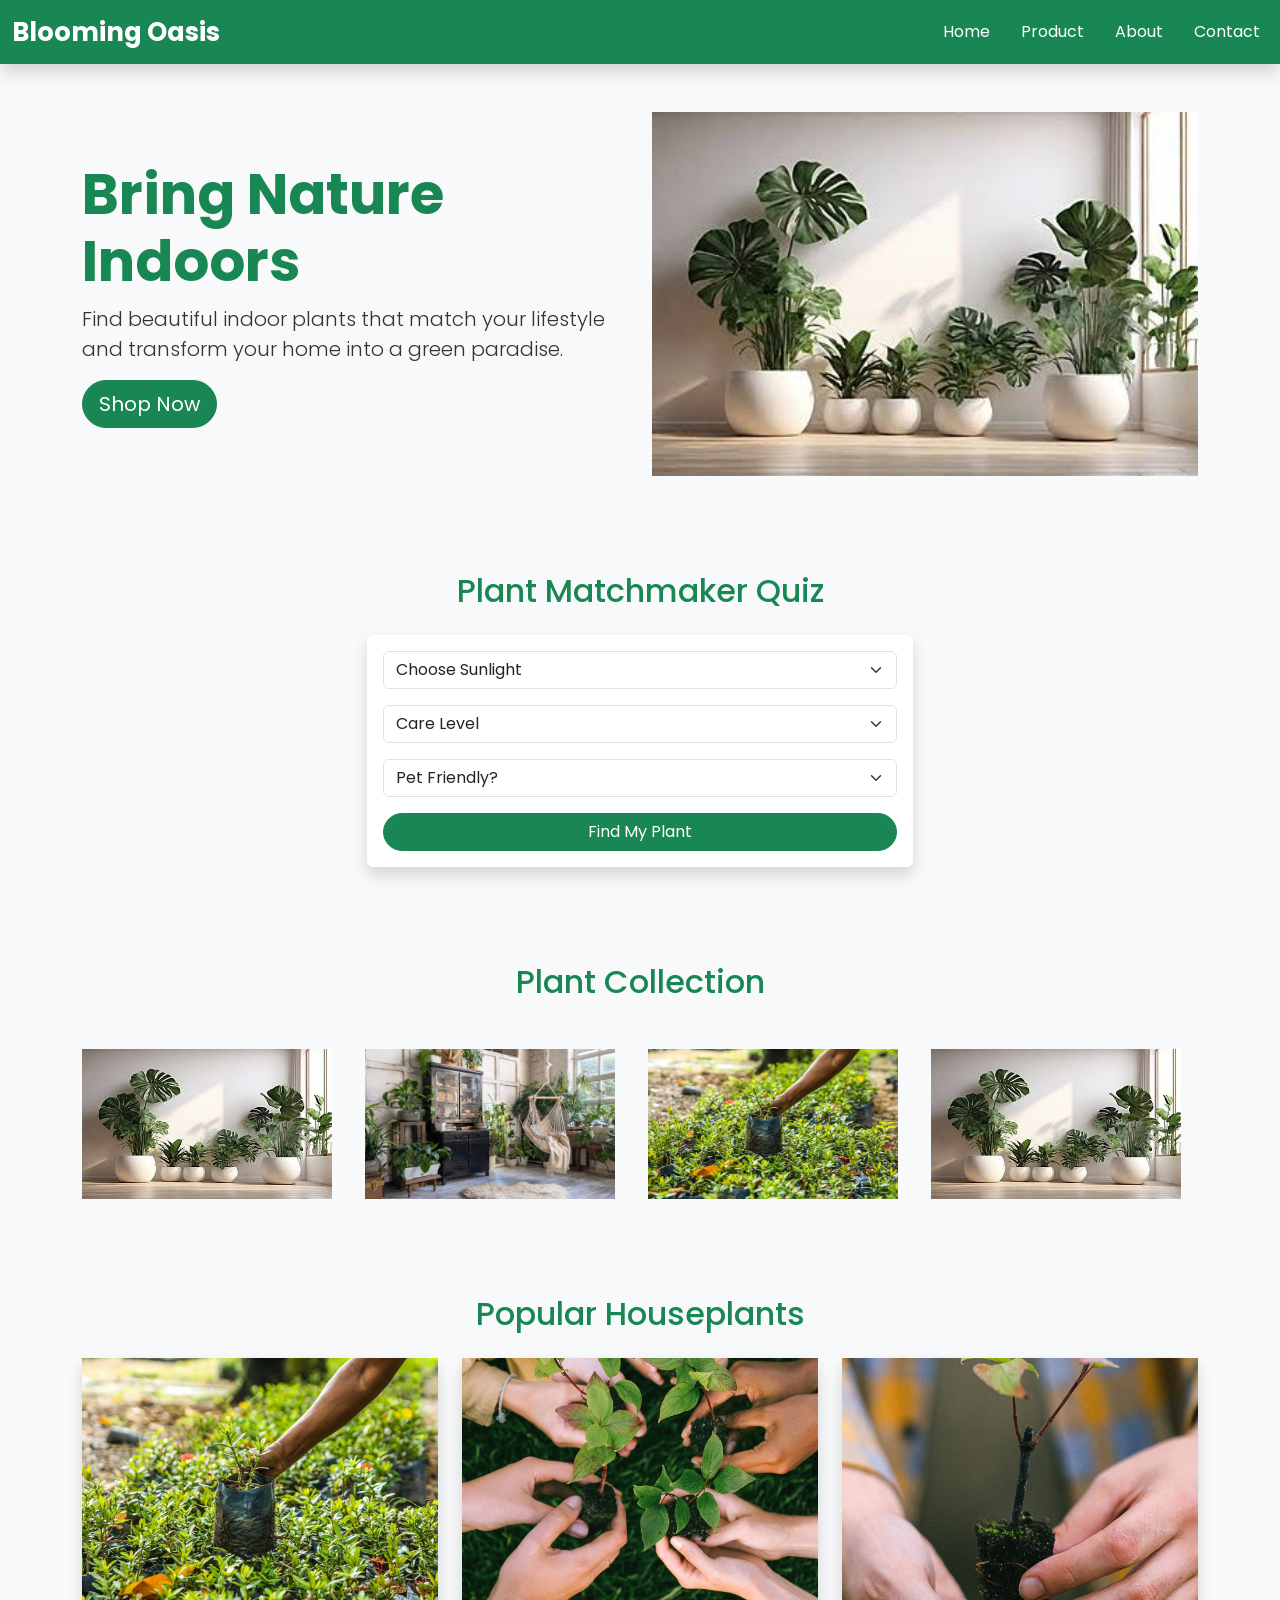
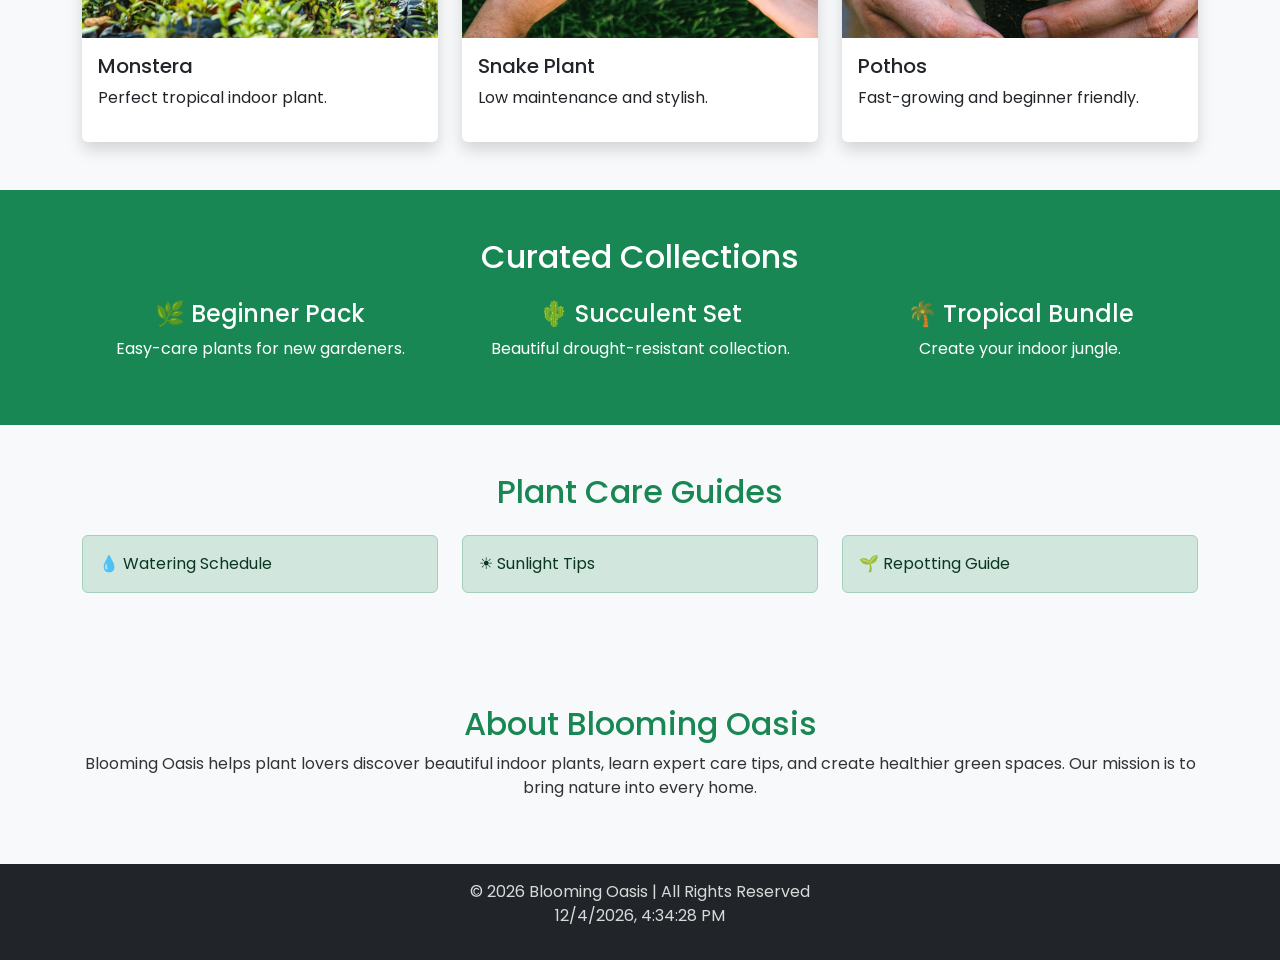
<file: index.html>
<!DOCTYPE html>
<html lang="en">

<head>
  <meta charset="UTF-8">
  <meta name="viewport" content="width=device-width, initial-scale=1.0">

  <title>Blooming Oasis</title>

  <link href="https://cdn.jsdelivr.net/npm/bootstrap@5.3.3/dist/css/bootstrap.min.css" rel="stylesheet">

  <link rel="stylesheet" href="style.css">
</head>

<body>

  <!-- Navbar Start -->

  <nav class="navbar navbar-expand-lg navbar-dark bg-success shadow sticky-top">

    <div class="container-fluid">

      <a class="navbar-brand fw-bold" href="#">
        Blooming Oasis
      </a>

      <button class="navbar-toggler" type="button" data-bs-toggle="collapse" data-bs-target="#menu">

        <span class="navbar-toggler-icon"></span>

      </button>

      <div class="collapse navbar-collapse" id="menu">

        <ul class="navbar-nav ms-auto">

          <li class="nav-item">
            <a class="nav-link active" href="#">Home</a>
          </li>

          <li class="nav-item">
            <a class="nav-link"   href="product.html">Product</a>
          </li>

          <li class="nav-item">
            <a class="nav-link"    href="about.html">About</a>
          </li>

          <li class="nav-item">
            <a class="nav-link"   href="contact.html">Contact</a>
          </li>

        </ul>

      </div>

    </div>

  </nav>

  <!-- Hero -->

  <section class="bg-light py-5">

    <div class="container">

      <div class="row align-items-center">

        <div class="col-lg-6">

          <h1 class="display-4 fw-bold text-success">

            Bring Nature Indoors

          </h1>

          <p class="lead">

            Find beautiful indoor plants that match your lifestyle and transform your home into a green paradise.

          </p>

          <a href="#" class="btn btn-success btn-lg">

            Shop Now

          </a>

        </div>

        <div class="col-lg-6">

          <img src="picture/plant.jpg" width="100%" alt="">

        </div>

      </div>

    </div>

  </section>

  <!-- Plant Matchmaker -->

  <section class="py-5">

    <div class="container">

      <h2 class="text-center text-success mb-4">

         Plant Matchmaker Quiz

      </h2>

      <div class="row justify-content-center">

        <div class="col-lg-6">

          <div class="card shadow">

            <div class="card-body">

              <select class="form-select mb-3">

                <option>Choose Sunlight</option>

                <option>Low Light</option>

                <option>Medium Light</option>

                <option>Bright Light</option>

              </select>

              <select class="form-select mb-3">

                <option>Care Level</option>

                <option>Easy</option>

                <option>Moderate</option>

                <option>Expert</option>

              </select>

              <select class="form-select mb-3">

                <option>Pet Friendly?</option>

                <option>Yes</option>

                <option>No</option>

              </select>

              <button class="btn btn-success w-100">

                Find My Plant

              </button>

            </div>

          </div>

        </div>

      </div>

    </div>

  </section>

  <!-- Plant Gallery -->

  <section class="py-5 bg-light">

    <div class="container">

      <h2 class="text-center text-success mb-5">

        Plant Collection

      </h2>

      <div class="row g-3">

        <div class="col-md-3">
          <img src="picture/plant.jpg" width="250" height="150" alt="">
        </div>

        <div class="col-md-3">
          <img src="picture/plants2.jpg"  width="250" height="150" alt="">
        </div>

        <div class="col-md-3">
          <img src="picture/plant3.jpg"  width="250" height="150" alt="">
        </div>

        <div class="col-md-3">
          <img src="picture/plant.jpg"  width="250" height="150" alt="">
        </div>

      </div>

    </div>

  </section>

  <!-- Popular Plants -->

  <section class="py-5">

    <div class="container">

      <h2 class="text-center text-success mb-4">

        Popular Houseplants

      </h2>

      <div class="row">

        <div class="col-md-4">

          <div class="card shadow">

            <img src="picture/plant3.jpg" alt="">

            <div class="card-body">

              <h5>Monstera</h5>

              <p>Perfect tropical indoor plant.</p>

            </div>

          </div>

        </div>

        <div class="col-md-4">

          <div class="card shadow">

            <img src="picture/plant4.jpg" alt="">

            <div class="card-body">

              <h5>Snake Plant</h5>

              <p>Low maintenance and stylish.</p>

            </div>

          </div>

        </div>

        <div class="col-md-4">

          <div class="card shadow">

            <img src="picture/plant2.jpg" alt="">

            <div class="card-body">

              <h5>Pothos</h5>

              <p>Fast-growing and beginner friendly.</p>

            </div>

          </div>

        </div>

      </div>

    </div>

  </section>

  <!-- Curated Collections -->

  <section class="py-5 bg-success text-white">

    <div class="container text-center">

      <h2>

        Curated Collections

      </h2>

      <div class="row mt-4">

        <div class="col-md-4">

          <h4>🌿 Beginner Pack</h4>

          <p>Easy-care plants for new gardeners.</p>

        </div>

        <div class="col-md-4">

          <h4>🌵 Succulent Set</h4>

          <p>Beautiful drought-resistant collection.</p>

        </div>

        <div class="col-md-4">

          <h4>🌴 Tropical Bundle</h4>

          <p>Create your indoor jungle.</p>

        </div>

      </div>

    </div>

  </section>

  <!-- Plant Care -->

  <section class="py-5">

    <div class="container">

      <h2 class="text-center text-success mb-4">

        Plant Care Guides

      </h2>

      <div class="row">

        <div class="col-md-4">

          <div class="alert alert-success">

            💧 Watering Schedule

          </div>

        </div>

        <div class="col-md-4">

          <div class="alert alert-success">

            ☀ Sunlight Tips

          </div>

        </div>

        <div class="col-md-4">

          <div class="alert alert-success">

            🌱 Repotting Guide

          </div>

        </div>

      </div>

    </div>

  </section>

  <!-- About -->

  <section class="py-5 bg-light">

    <div class="container">

      <h2 class="text-center text-success">

        About Blooming Oasis

      </h2>

      <p class="text-center">

        Blooming Oasis helps plant lovers discover beautiful indoor plants, learn expert care tips, and create healthier
        green spaces. Our mission is to bring nature into every home.

      </p>

    </div>

  </section>

  <!-- Footer -->

  <footer class="bg-dark text-white text-center py-3">

    <p class="mb-0">

      © 2026 Blooming Oasis | All Rights Reserved

    </p>
    <p id="title"></p>

  </footer>

  <script src="https://cdn.jsdelivr.net/npm/bootstrap@5.3.3/dist/js/bootstrap.bundle.min.js"></script>

  <script src="main.js"></script>

</body>

</html>
</file>
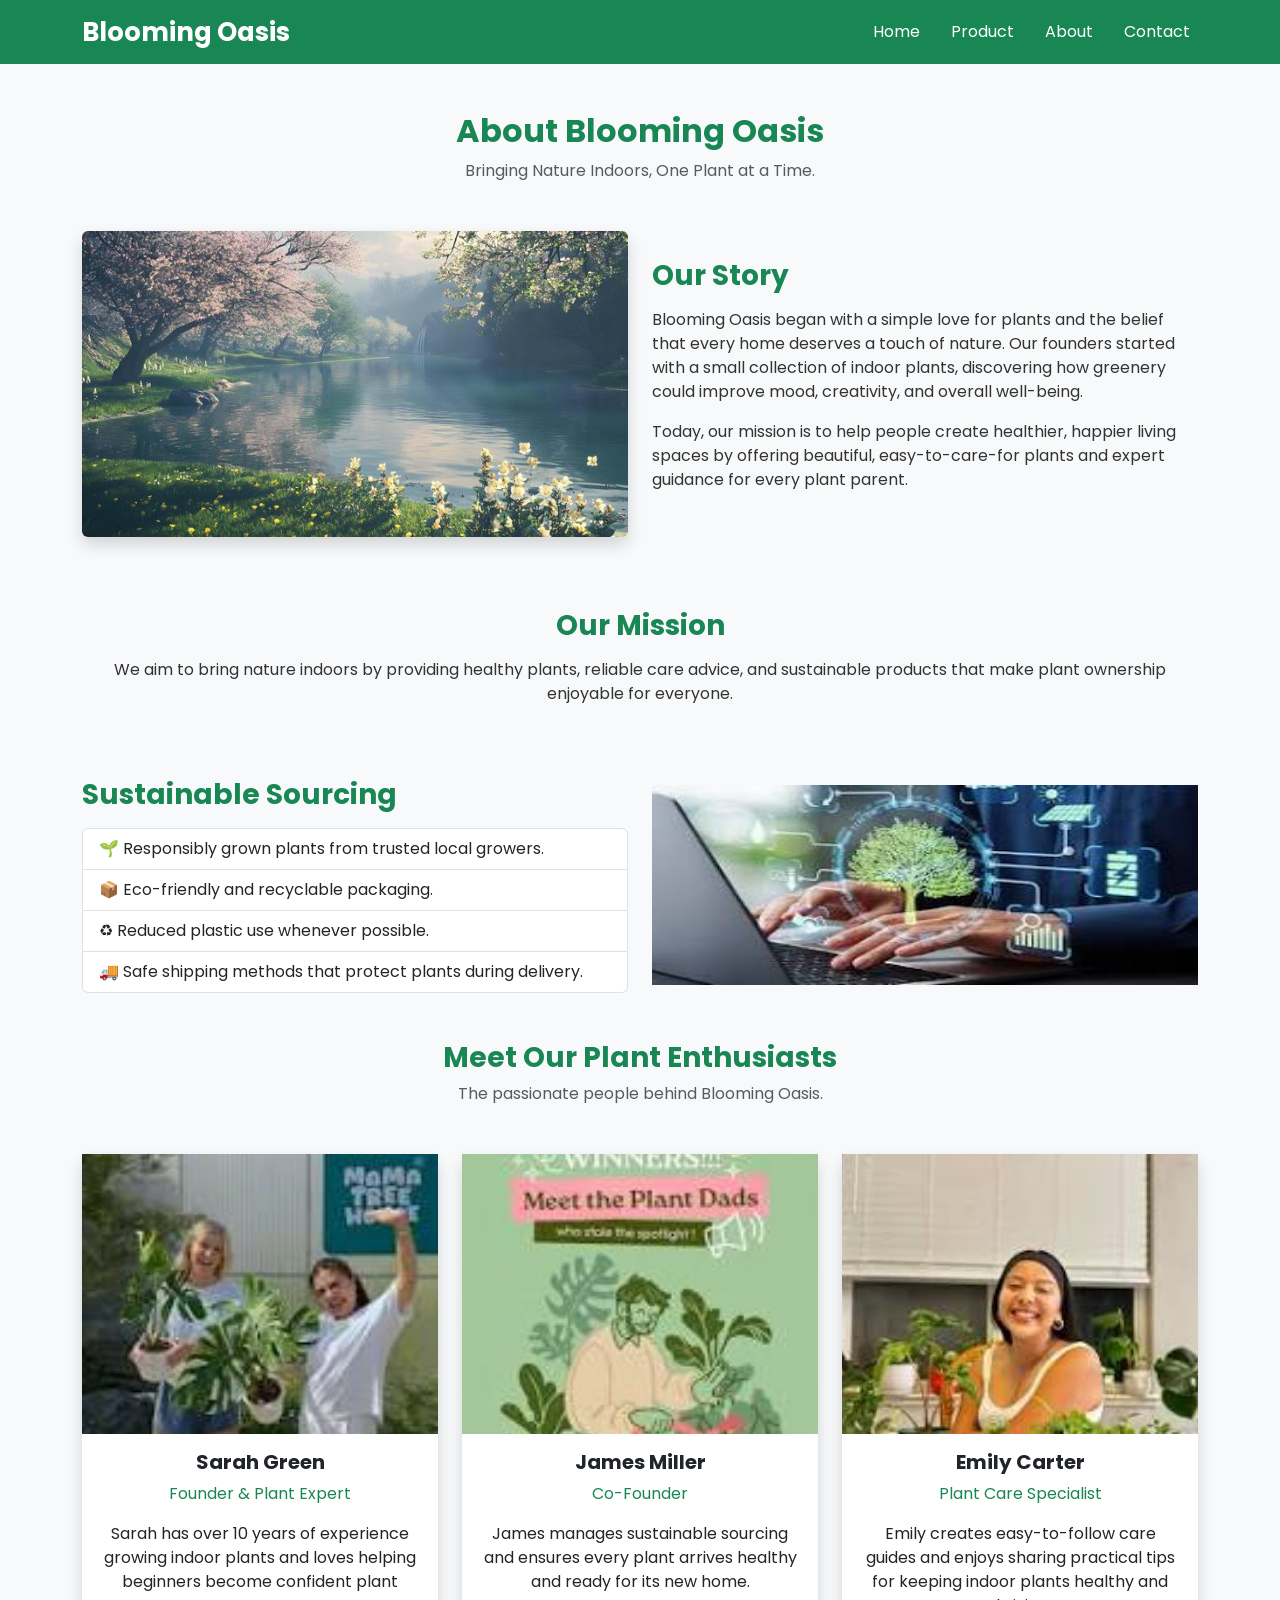
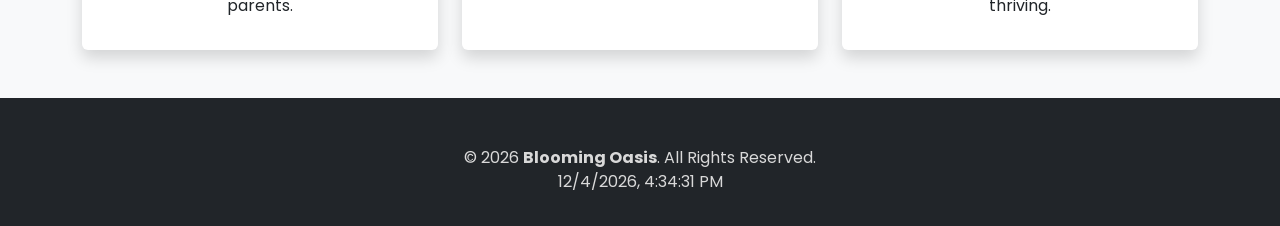
<file: about.html>
<!DOCTYPE html>
<html lang="en">

<head>
  <meta charset="UTF-8">
  <meta name="viewport" content="width=device-width, initial-scale=1.0">

  <title>Blooming Oasis</title>
  <!-- bootstrap cdn link -->
  <link href="https://cdn.jsdelivr.net/npm/bootstrap@5.3.3/dist/css/bootstrap.min.css" rel="stylesheet">
  <!--  remix icon -->
  <!-- css link -->
  <link rel="stylesheet" href="style.css">
</head>

<body>
  <!-- ================= Navbar Start ================= -->
  <nav class="navbar navbar-expand-lg navbar-dark bg-success sticky-top">
  
    <div class="container">
  
      <a class="navbar-brand fw-bold" href="index.html">
        Blooming Oasis
      </a>
  
      <button class="navbar-toggler" data-bs-toggle="collapse" data-bs-target="#menu">
  
        <span class="navbar-toggler-icon"></span>
  
      </button>
  
      <div class="collapse navbar-collapse" id="menu">
  
        <ul class="navbar-nav ms-auto">
  
          <li class="nav-item">
            <a class="nav-link" href="index.html">Home</a>
          </li>
  
          <li class="nav-item">
            <a class="nav-link " href="product.html">Product</a>
          </li>
  
          <li class="nav-item">
            <a class="nav-link active" href="about.html">About</a>
          </li>
  
          <li class="nav-item">
            <a class="nav-link" href="contact.html">Contact</a>
          </li>
  
        </ul>
  
      </div>
  
    </div>
  
  </nav>
  <!-- ================= Navbar End ================= -->
  <!-- ================= Monstera Video Start ================= -->
  <section class="container py-5">

    <div class="text-center mb-5">
      <h2 class="fw-bold blooming ">About Blooming Oasis</h2>
      <p class="text-muted">
        Bringing Nature Indoors, One Plant at a Time.
      </p>
    </div>

    <!-- Story -->
    <div class="row align-items-center mb-5">

      <div class="col-lg-6">
        <img src="picture/all.jpg" class="img-fluid rounded shadow" alt="Blooming Oasis">
      </div>

      <div class="col-lg-6">

        <h3 class="fw-bold mb-3 our">Our Story</h3>

        <p>
          Blooming Oasis began with a simple love for plants and the belief that every
          home deserves a touch of nature. Our founders started with a small collection
          of indoor plants, discovering how greenery could improve mood, creativity,
          and overall well-being.
        </p>

        <p>
          Today, our mission is to help people create healthier, happier living spaces
          by offering beautiful, easy-to-care-for plants and expert guidance for every
          plant parent.
        </p>

      </div>

    </div>

    <!-- Mission -->
    <div class="bg-light rounded p-4 mb-5">

      <h3 class="fw-bold text-center mb-3 our-mission">
         Our Mission
      </h3>

      <p class="text-center mb-0">
        We aim to bring nature indoors by providing healthy plants, reliable care advice,
        and sustainable products that make plant ownership enjoyable for everyone.
      </p>

    </div>

    <!-- Sustainability -->
    <div class="row align-items-center g-4 mb-5">

      <div class="col-lg-6">

        <h3 class="fw-bold mb-3 sustainable">
          Sustainable Sourcing
        </h3>

        <ul class="list-group">

          <li class="list-group-item">
            🌱 Responsibly grown plants from trusted local growers.
          </li>

          <li class="list-group-item">
            📦 Eco-friendly and recyclable packaging.
          </li>

          <li class="list-group-item">
            ♻ Reduced plastic use whenever possible.
          </li>

          <li class="list-group-item">
            🚚 Safe shipping methods that protect plants during delivery.
          </li>

        </ul>

      </div>

      <div class="col-lg-6">
        <img src="picture/sustain.jpg" width="100%" height="200" alt="">
      </div>

    </div>

    <!-- Team -->
    <div class="text-center mb-5">
      <h3 class="fw-bold meet">
        Meet Our Plant Enthusiasts
      </h3>
      <p class="text-muted">
        The passionate people behind Blooming Oasis.
      </p>
    </div>

    <div class="row g-4">

      <!-- Member 1 -->
      <div class="col-md-4">

        <div class="card h-100 text-center shadow">

         <img src="images/d1.jpg" alt="">

          <div class="card-body">

            <h5 class="fw-bold">
              Sarah Green
            </h5>

            <p class="text-success">
              Founder & Plant Expert
            </p>

            <p>
              Sarah has over 10 years of experience growing indoor plants and
              loves helping beginners become confident plant parents.
            </p>

          </div>

        </div>

      </div>

      <!-- Member 2 -->
      <div class="col-md-4">

        <div class="card h-100 text-center shadow">

          <img src="images/d2.jpg" alt="">

          <div class="card-body">

            <h5 class="fw-bold">
              James Miller
            </h5>

            <p class="text-success">
              Co-Founder
            </p>

            <p>
              James manages sustainable sourcing and ensures every plant arrives
              healthy and ready for its new home.
            </p>

          </div>

        </div>

      </div>

      <!-- Member 3 -->
      <div class="col-md-4">

        <div class="card h-100 text-center shadow">

         <img src="images/d3.jpg" alt="">

          <div class="card-body">

            <h5 class="fw-bold">
              Emily Carter
            </h5>

            <p class="text-success">
              Plant Care Specialist
            </p>

            <p>
              Emily creates easy-to-follow care guides and enjoys sharing practical
              tips for keeping indoor plants healthy and thriving.
            </p>

          </div>

        </div>

      </div>

    </div>

  </section>
  <!-- ================= Monstera Video End ================= -->
  <!-- ================= Footer ================= -->
  <footer class="bg-dark text-white pt-5 pb-3">
    <div class="container">
      <div class="row g-4">
        <div class="text-center">
          <p class="mb-0">
            © 2026 <strong>Blooming Oasis</strong>. All Rights Reserved.
          </p>
          <p id="title"></p>

        </div>

      </div>

  </footer>
  <script src="main.js"></script>

  <script src="https://cdn.jsdelivr.net/npm/bootstrap@5.3.3/dist/js/bootstrap.bundle.min.js"></script>

</body>

</html>
</file>
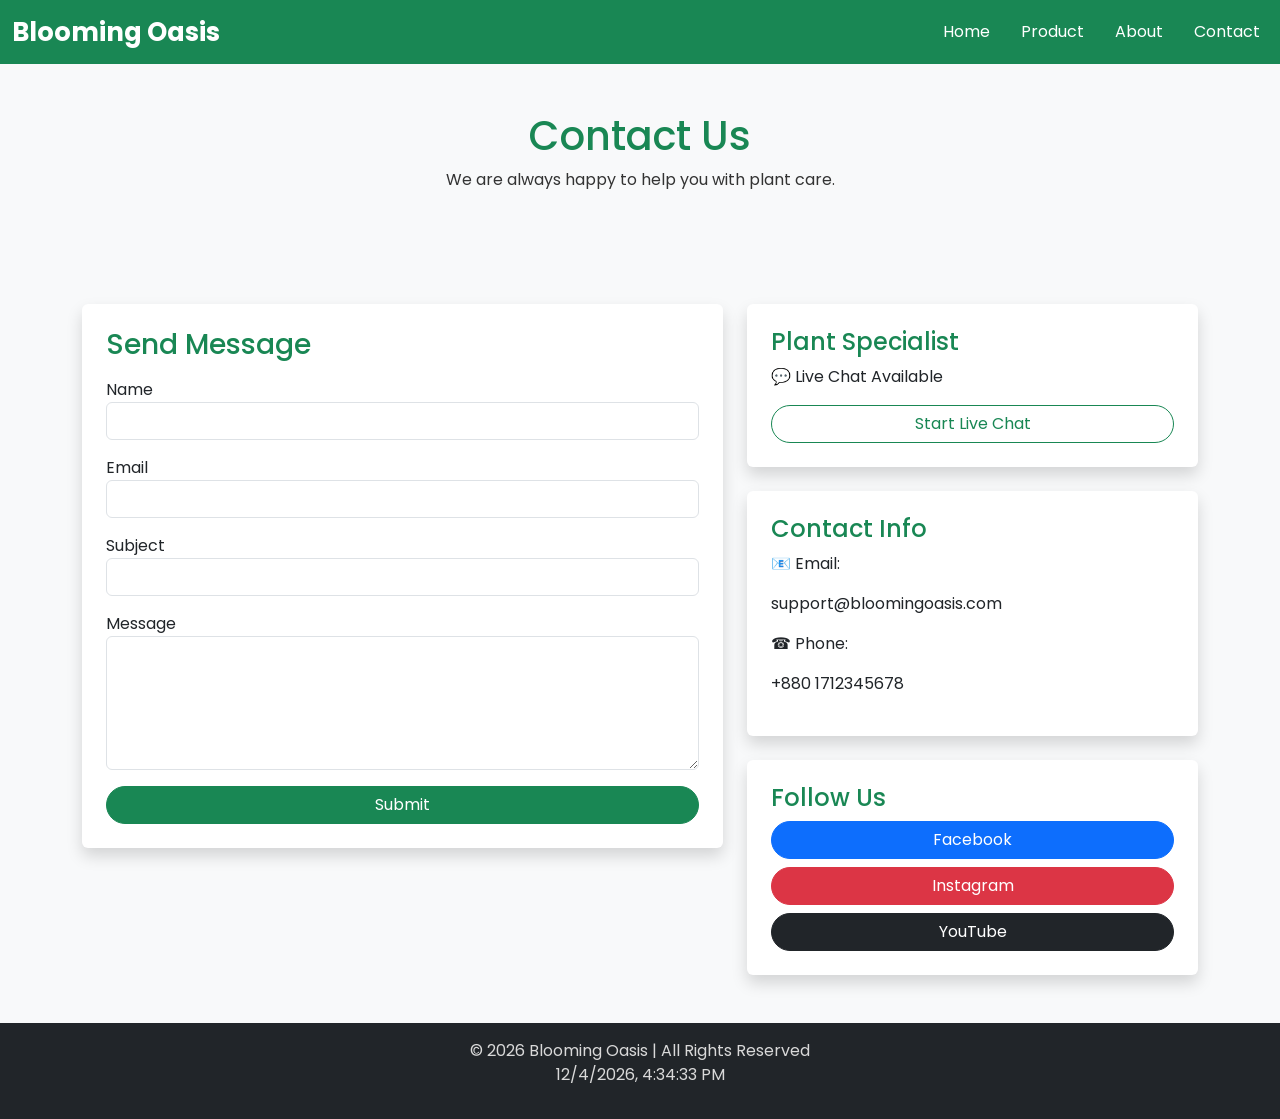
<file: contact.html>
<!DOCTYPE html>
<html lang="en">

<head>
  <meta charset="UTF-8">
  <meta name="viewport" content="width=device-width, initial-scale=1">
  <title>Blooming Oasis | Contact</title>

  <!-- Bootstrap -->
  <link href="https://cdn.jsdelivr.net/npm/bootstrap@5.3.3/dist/css/bootstrap.min.css" rel="stylesheet">

  <!-- External CSS -->
  <link rel="stylesheet" href="style.css">
</head>

<body>

  <!-- Navigation -->
  <nav class="navbar navbar-expand-lg navbar-dark bg-success">
    <div class="container-fluid">
      <a class="navbar-brand fw-bold" href="#"> Blooming Oasis</a>

      <button class="navbar-toggler" data-bs-toggle="collapse" data-bs-target="#menu">
        <span class="navbar-toggler-icon"></span>
      </button>

      <div class="collapse navbar-collapse" id="menu">
        <ul class="navbar-nav ms-auto">
          <li class="nav-item"><a class="nav-link" href="index.html">Home</a></li>
          <li class="nav-item"><a class="nav-link" href="product.html">Product</a></li>
          <li class="nav-item"><a class="nav-link" href="about.html">About</a></li>
          <li class="nav-item"><a class="nav-link active" href="contact.html">Contact</a></li>
        </ul>
      </div>
    </div>
  </nav>

  <!-- Header -->
  <section class="bg-light text-center py-5">
    <div class="container">
      <h1 class="text-success">Contact Us</h1>
      <p>We are always happy to help you with plant care.</p>
    </div>
  </section>

  <div class="container my-5">

    <div class="row">

      <div class="col-lg-7">

        <div class="card shadow p-4">

          <h3 class="text-success mb-3">Send Message</h3>

          <form onsubmit="alert('submission successfully')">

            <div class="mb-3">
              <label>Name</label>
              <input type="text" class="form-control" required>
            </div>

            <div class="mb-3">
              <label>Email</label>
              <input type="email" class="form-control" required>
            </div>

            <div class="mb-3">
              <label>Subject</label>
              <input type="text" class="form-control">
            </div>

            <div class="mb-3">
              <label>Message</label>
              <textarea class="form-control" rows="5" required></textarea>
            </div>

            <button class="btn btn-success w-100">
              Submit
            </button>

          </form>

        </div>

      </div>

      <div class="col-lg-5">

        <div class="card shadow p-4 mb-4">

          <h4 class="text-success">Plant Specialist</h4>

          <p>💬 Live Chat Available</p>

          <button class="btn btn-outline-success w-100">
            Start Live Chat
          </button>

        </div>

        <div class="card shadow p-4 mb-4">

          <h4 class="text-success">Contact Info</h4>

          <p>📧 Email:</p>

          <p>
            support@bloomingoasis.com
          </p>

          <p>☎ Phone:</p>

          <p>+880 1712345678</p>

        </div>

        <div class="card shadow p-4">

          <h4 class="text-success">Follow Us</h4>

          <a href="https://facebook.com" target="_blank" class="btn btn-primary mb-2">
            Facebook
          </a>

          <a href="https://instagram.com" target="_blank" class="btn btn-danger mb-2">
            Instagram
          </a>

          <a href="https://youtube.com" target="_blank" class="btn btn-dark">
            YouTube
          </a>

        </div>

      </div>

    </div>

  </div>
  <!-- footer  -->
<footer class="bg-dark text-white text-center py-3">

  <p class="mb-0">

    © 2026 Blooming Oasis | All Rights Reserved

  </p>
  <p id="title"></p>

</footer>

  <!-- Bootstrap JS -->
  <script src="https://cdn.jsdelivr.net/npm/bootstrap@5.3.3/dist/js/bootstrap.bundle.min.js"></script>

  <!-- External JS -->
  <script src="main.js"></script>

</body>

</html>
</file>
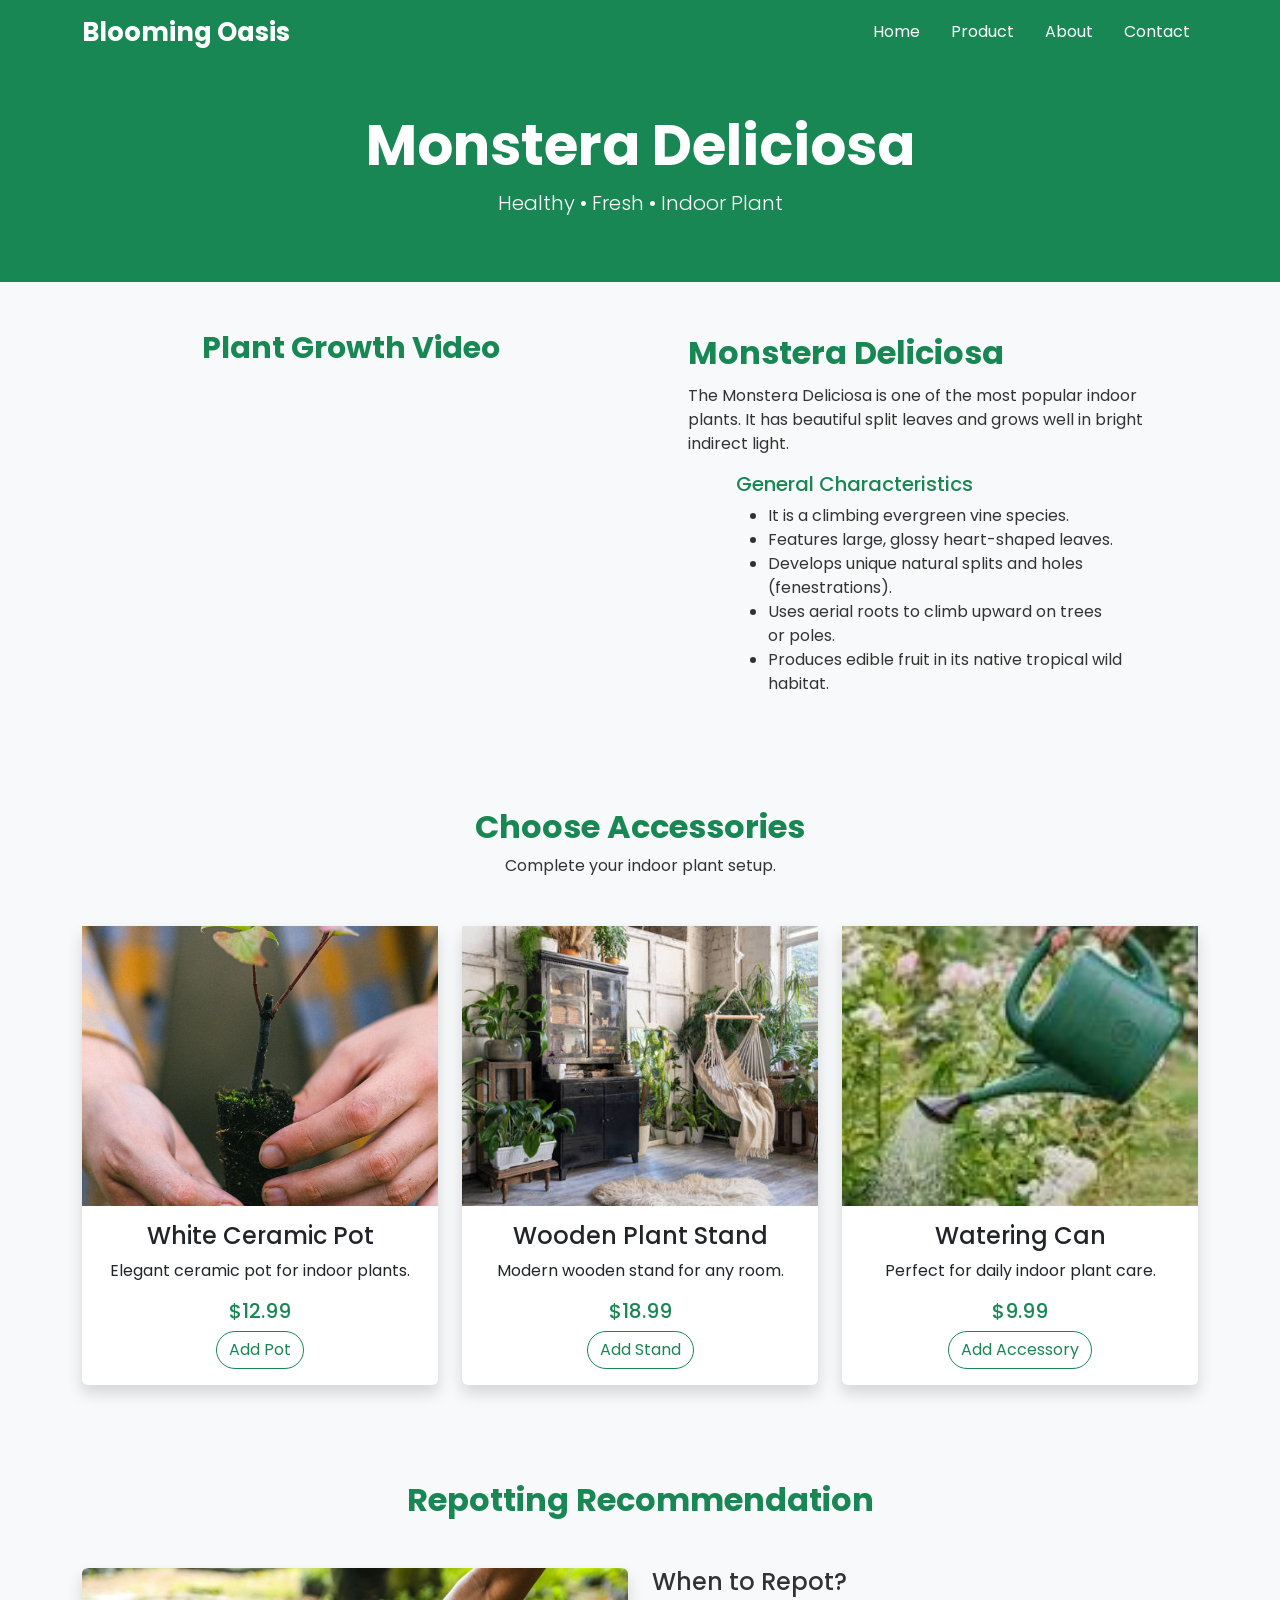
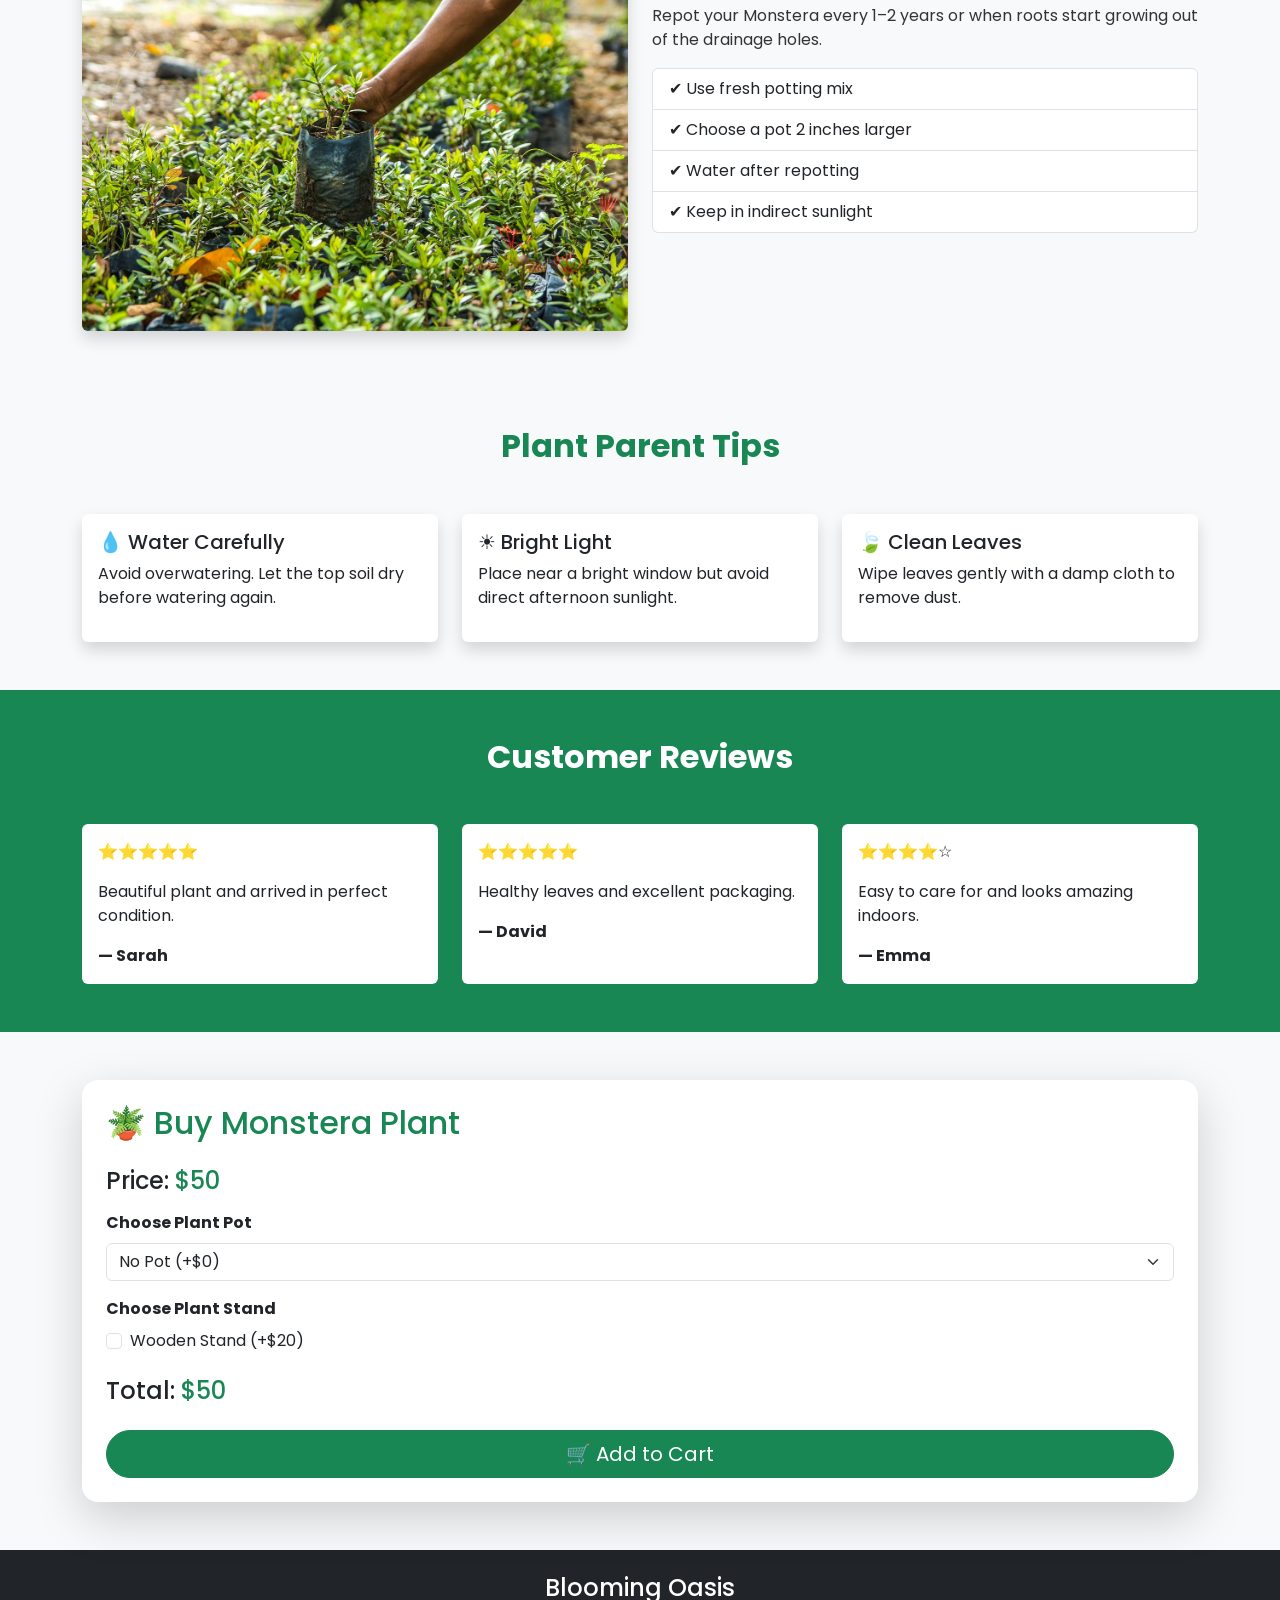
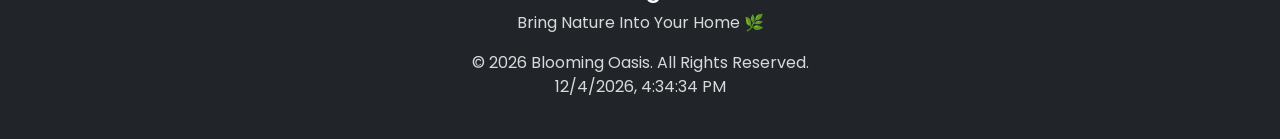
<file: product.html>
<!DOCTYPE html>
<html lang="en">

<head>
  <meta charset="UTF-8">
  <meta name="viewport" content="width=device-width, initial-scale=1.0">

  <title>Blooming Oasis | Product</title>

  <!-- Bootstrap CSS -->
  <link href="https://cdn.jsdelivr.net/npm/bootstrap@5.3.3/dist/css/bootstrap.min.css" rel="stylesheet">

  <!-- Bootstrap Icons -->
  <link rel="stylesheet" href="https://cdn.jsdelivr.net/npm/bootstrap-icons@1.11.3/font/bootstrap-icons.css">

  <!-- Custom CSS -->
  <link rel="stylesheet" href="style.css">

</head>

<body>

  <!-- Navbar -->

  <nav class="navbar navbar-expand-lg navbar-dark bg-success sticky-top">

    <div class="container">

      <a class="navbar-brand fw-bold" href="index.html">
        Blooming Oasis
      </a>

      <button class="navbar-toggler" data-bs-toggle="collapse" data-bs-target="#menu">

        <span class="navbar-toggler-icon"></span>

      </button>

      <div class="collapse navbar-collapse" id="menu">

        <ul class="navbar-nav ms-auto">

          <li class="nav-item">
            <a class="nav-link" href="index.html">Home</a>
          </li>

          <li class="nav-item">
            <a class="nav-link active" href="product.html">Product</a>
          </li>

          <li class="nav-item">
            <a class="nav-link" href="about.html">About</a>
          </li>

          <li class="nav-item">
            <a class="nav-link" href="contact.html">Contact</a>
          </li>

        </ul>

      </div>

    </div>

  </nav>

  <!-- Product Banner -->

  <section class="bg-success text-white text-center py-5">

    <div class="container">

      <h1 class="display-4 fw-bold">

        Monstera Deliciosa

      </h1>

      <p class="lead">

        Healthy • Fresh • Indoor Plant

      </p>

    </div>

  </section>

  <!-- Product Details -->

  <section class="py-5">

    <div class="container px-1">

      <div class="row">

        <div class="col-lg-6">

          <div class="text-center mb-4 growth-video">
          
            <h2>
          
              Plant Growth Video
          
            </h2>
          
          </div>
          
          <div class="ratio ratio-16x9">
          
            <iframe width="560" height="315" src="https://www.youtube.com/embed/lcZW43hUlzc?si=KPS8y3TK0sb_rMDW"
              title="YouTube video player" frameborder="0"
              allow="accelerometer; autoplay; clipboard-write; encrypted-media; gyroscope; picture-in-picture; web-share"
              referrerpolicy="strict-origin-when-cross-origin" allowfullscreen></iframe>
          
          </div>

        </div>

        <div class="col-lg-6 px-5">

          <h2 class="fw-bold monstera py-1">

            Monstera Deliciosa

          </h2>

          <p>

            The Monstera Deliciosa is one of the most popular indoor plants. It has beautiful split leaves and grows
            well in bright indirect light.

          </p>

          <div class="general-all px-5">
           <h5>General Characteristics</h5>
           <ul>
            <li>It is a climbing evergreen vine species.</li>
            <li>Features large, glossy heart-shaped leaves.</li>
            <li>Develops unique natural splits and holes (fenestrations).</li>
            <li>Uses aerial roots to climb upward on trees or poles.</li>
            <li>Produces edible fruit in its native tropical wild habitat.</li>
           </ul>
          </div>

        </div>

      </div>

    </div>

  </section>

  <!-- ================= Pot & Stand Add-ons ================= -->

  <!-- ================= Pot & Stand Add-ons ================= -->

  <section class="py-5">

    <div class="container">

      <div class="text-center mb-5">

        <h2 class="fw-bold choose">
          Choose Accessories
        </h2>

        <p>
          Complete your indoor plant setup.
        </p>

      </div>

      <div class="row g-4">

        <div class="col-md-4">

          <div class="card h-100 shadow">

            <img src="picture/plant2.jpg" alt="">

            <div class="card-body text-center">

              <h4>White Ceramic Pot</h4>

              <p>Elegant ceramic pot for indoor plants.</p>

              <h5 class="text-success">$12.99</h5>

              <button class="btn btn-outline-success">
                Add Pot
              </button>

            </div>

          </div>

        </div>

        <div class="col-md-4">

          <div class="card h-100 shadow">

            <img src="picture/plants2.jpg" alt="">

            <div class="card-body text-center">

              <h4>Wooden Plant Stand</h4>

              <p>Modern wooden stand for any room.</p>

              <h5 class="text-success">$18.99</h5>

              <button class="btn btn-outline-success">
                Add Stand
              </button>

            </div>

          </div>

        </div>

        <div class="col-md-4">

          <div class="card h-100 shadow">

            <img src="picture/water.jpg" alt="">

            <div class="card-body text-center">

              <h4>Watering Can</h4>

              <p>Perfect for daily indoor plant care.</p>

              <h5 class="text-success">$9.99</h5>

              <button class="btn btn-outline-success">
                Add Accessory
              </button>

            </div>

          </div>

        </div>

      </div>

    </div>

  </section>

  <!-- ================= Repotting Recommendation ================= -->

  <section class="py-5 bg-light">

    <div class="container">

      <h2 class="text-center fw-bold mb-5 repotting">
        Repotting Recommendation
      </h2>

      <div class="row">

        <div class="col-lg-6">

          <img src="picture/plant3.jpg" class="img-fluid rounded shadow">

        </div>

        <div class="col-lg-6">

          <h4>When to Repot?</h4>

          <p>
            Repot your Monstera every 1–2 years or when roots start growing out of the drainage holes.
          </p>

          <ul class="list-group">

            <li class="list-group-item">✔ Use fresh potting mix</li>

            <li class="list-group-item">✔ Choose a pot 2 inches larger</li>

            <li class="list-group-item">✔ Water after repotting</li>

            <li class="list-group-item">✔ Keep in indirect sunlight</li>

          </ul>

        </div>

      </div>

    </div>

  </section>

  <!-- ================= Plant Parent Tips ================= -->

  <section class="py-5">

    <div class="container">

      <h2 class="text-center fw-bold mb-5 parent-tips">
        Plant Parent Tips
      </h2>

      <div class="row">

        <div class="col-md-4">

          <div class="card shadow h-100  ">

            <div class="card-body shadow-1">

              <h5>💧 Water Carefully</h5>

              <p>
                Avoid overwatering. Let the top soil dry before watering again.
              </p>

            </div>

          </div>

        </div>

        <div class="col-md-4">

          <div class="card shadow h-100">

            <div class="card-body shadow-2">

              <h5>☀ Bright Light</h5>

              <p>
                Place near a bright window but avoid direct afternoon sunlight.
              </p>

            </div>

          </div>

        </div>

        <div class="col-md-4">

          <div class="card shadow h-100">

            <div class="card-body shadow-3">

              <h5>🍃 Clean Leaves</h5>

              <p>
                Wipe leaves gently with a damp cloth to remove dust.
              </p>

            </div>

          </div>

        </div>

      </div>

    </div>

  </section>

  <!-- ================= Customer Reviews ================= -->

  <section class="py-5 bg-success text-white">

    <div class="container">

      <h2 class="text-center fw-bold mb-5">
        Customer Reviews
      </h2>

      <div class="row">

        <div class="col-md-4">

          <div class="card text-dark h-100">

            <div class="card-body">

              ⭐⭐⭐⭐⭐

              <p class="mt-3">
                Beautiful plant and arrived in perfect condition.
              </p>

              <strong>— Sarah</strong>

            </div>

          </div>

        </div>

        <div class="col-md-4">

          <div class="card text-dark h-100">

            <div class="card-body">

              ⭐⭐⭐⭐⭐

              <p class="mt-3">
                Healthy leaves and excellent packaging.
              </p>

              <strong>— David</strong>

            </div>

          </div>

        </div>

        <div class="col-md-4">

          <div class="card text-dark h-100">

            <div class="card-body">

              ⭐⭐⭐⭐☆

              <p class="mt-3">
                Easy to care for and looks amazing indoors.
              </p>

              <strong>— Emma</strong>

            </div>

          </div>

        </div>

      </div>

    </div>

  </section>


  <!--=============== add to cart==============  -->
  <!-- Product Purchase Section -->
  <div class="container my-5">
    <div class="card shadow-lg border-0 rounded-4">
      <div class="card-body p-4">
  
        <h2 class="text-success mb-4">🪴 Buy Monstera Plant</h2>
  
        <!-- Product Price -->
        <h4 class="mb-3">
          Price: <span class="text-success">$50</span>
        </h4>
  
        <!-- Pot Option -->
        <div class="mb-3">
          <label class="form-label fw-bold">Choose Plant Pot</label>
          <select class="form-select" id="pot">
            <option value="0">No Pot (+$0)</option>
            <option value="10">Ceramic Pot (+$10)</option>
            <option value="15">Premium Clay Pot (+$15)</option>
          </select>
        </div>
  
        <!-- Stand Option -->
        <div class="mb-3">
          <label class="form-label fw-bold">Choose Plant Stand</label>
  
          <div class="form-check">
            <input class="form-check-input" type="checkbox" id="stand" value="20">
            <label class="form-check-label">
              Wooden Stand (+$20)
            </label>
          </div>
        </div>
  
        <!-- Total -->
        <h4 class="mt-4">
          Total: <span class="text-success" id="total">$50</span>
        </h4>
  
        <!-- Button -->
        <button class="btn btn-success btn-lg mt-3 w-100" onclick="addToCart()">
          🛒 Add to Cart
        </button>
  
        <!-- Message -->
        <div id="message" class="alert alert-success mt-3 d-none"></div>
  
      </div>
    </div>
  </div>



  <!-- ================= Footer ================= -->

  <footer class="bg-dark text-white text-center py-4">

    <div class="container">

      <h4>Blooming Oasis</h4>

      <p>Bring Nature Into Your Home 🌿</p>

      <p class="mb-0">
        © 2026 Blooming Oasis. All Rights Reserved.
      </p>
      <p id="title"></p>

    </div>

  </footer>

  <script src="https://cdn.jsdelivr.net/npm/bootstrap@5.3.3/dist/js/bootstrap.bundle.min.js"></script>
  <script src="main.js"></script>
</body>

</html>
</file>
<file: style.css>
/* ==========================================
   Blooming Oasis - Main Stylesheet
   ========================================== */

/* Google Font */
@import url('https://fonts.googleapis.com/css2?family=Poppins:wght@300;400;500;600;700&display=swap');

*{
    margin:0;
    padding:0;
    box-sizing:border-box;
    font-family:'Poppins',sans-serif;
}

html{
    scroll-behavior:smooth;
}

body{
    background:#f8f9fa;
    color:#333;
    overflow-x:hidden;
}

/* ===========================
   Navbar
=========================== */
.monstera{
    color: #198754;
}

.navbar{
    transition:.4s;
}

.navbar-brand{
    font-size:1.6rem;
    font-weight:700;
}

.nav-link{
    color:#fff !important;
    margin-left:15px;
    transition:.3s;
}

.nav-link:hover{
    color:#ffc107 !important;
}

/* ===========================
   Hero Section
=========================== */

.hero{
    min-height:90vh;
    background:linear-gradient(rgba(0,0,0,.5),
    rgba(0,0,0,.5)),
    url("../images/hero-bg.jpg");
    background-size:cover;
    background-position:center;
}

.hero h1{
    font-size:3.5rem;
    font-weight:700;
}

.hero p{
    font-size:1.1rem;
}

/* ===========================
   Buttons
=========================== */

.btn{
    border-radius:50px;
    transition:.3s;
}

.btn:hover{
    transform:translateY(-3px);
}

/* ===========================
   Cards
=========================== */

.card{
    border:none;
    transition:.4s;
}

.card:hover{

    transform:translateY(-10px);

    box-shadow:0 15px 35px
    rgba(0,0,0,.15);

}

.card img{

    height:280px;

    object-fit:cover;

}

/* ===========================
   Gallery
=========================== */

.gallery img{

    transition:.4s;

    border-radius:15px;

}

.gallery img:hover{

    transform:scale(1.05);

}

/* ===========================
   Collection Box
=========================== */

.collection-box{

    transition:.3s;

    border-radius:15px;

}

.collection-box:hover{

    transform:translateY(-10px);

    background:#198754;

    color:#fff;

}
/* ==========================================
   Accordion
========================================== */

.accordion-button{
    font-weight:600;
}

.accordion-button:not(.collapsed){
    background:#198754;
    color:#fff;
}

/* ==========================================
   About Section
========================================== */

.about-section img{
    border-radius:20px;
    transition:0.4s;
}

.about-section img:hover{
    transform:scale(1.03);
}

.about-section h2{
    color:#198754;
    font-weight:700;
}

/* ==========================================
   Newsletter
========================================== */

.newsletter{
    background:#eaf8ef;
}

.newsletter .form-control{
    height:55px;
    border-radius:50px 0 0 50px;
}

.newsletter .btn{
    border-radius:0 50px 50px 0;
}

/* ==========================================
   Footer
========================================== */

footer{
    background:#1d1d1d;
}

footer h4,
footer h5{
    color:#fff;
}

footer p,
footer a{
    color:#d9d9d9;
}

footer a{
    text-decoration:none;
    transition:.3s;
}

footer a:hover{
    color:#ffc107;
}

footer i{
    font-size:24px;
    margin-right:12px;
    transition:.3s;
}

footer i:hover{
    color:#ffc107;
    transform:translateY(-4px);
}

/* ==========================================
   Back To Top
================================

/*======= product video ============= */
.growth-video h2{
    color: #198754;
    font-size: 30px;
    font-weight:700 ;
}

 /* Pot & Stand Add-ons */
 .choose{
    color: #198754;
 }

 /* Repotting Recommendation  */
 .repotting{
    color: #198754;
 }

  /* Plant Parent Tips */
  .parent-tips{
    color: #198754;
  }
  .shadow-1:hover{
    box-shadow: 2px 10px 15px red;
  }

  .shadow-2:hover{
    box-shadow: 2px 10px 15px rgb(0, 255, 166);
  }

  .shadow-3:hover{
    box-shadow: 2px 10px 15px rgb(98, 0, 255);
  }
  /* About Blooming Oasis */
  .blooming{
    color: #198754;
  }
   .our{
    color: #198754;
   }

   .our-mission{
    color: #198754;
   }

   .sustainable{
    color: #198754;
   }

   .meet{
    color: #198754;
   }

   .general-all h5{
    color: #198754;
   }
</file>
